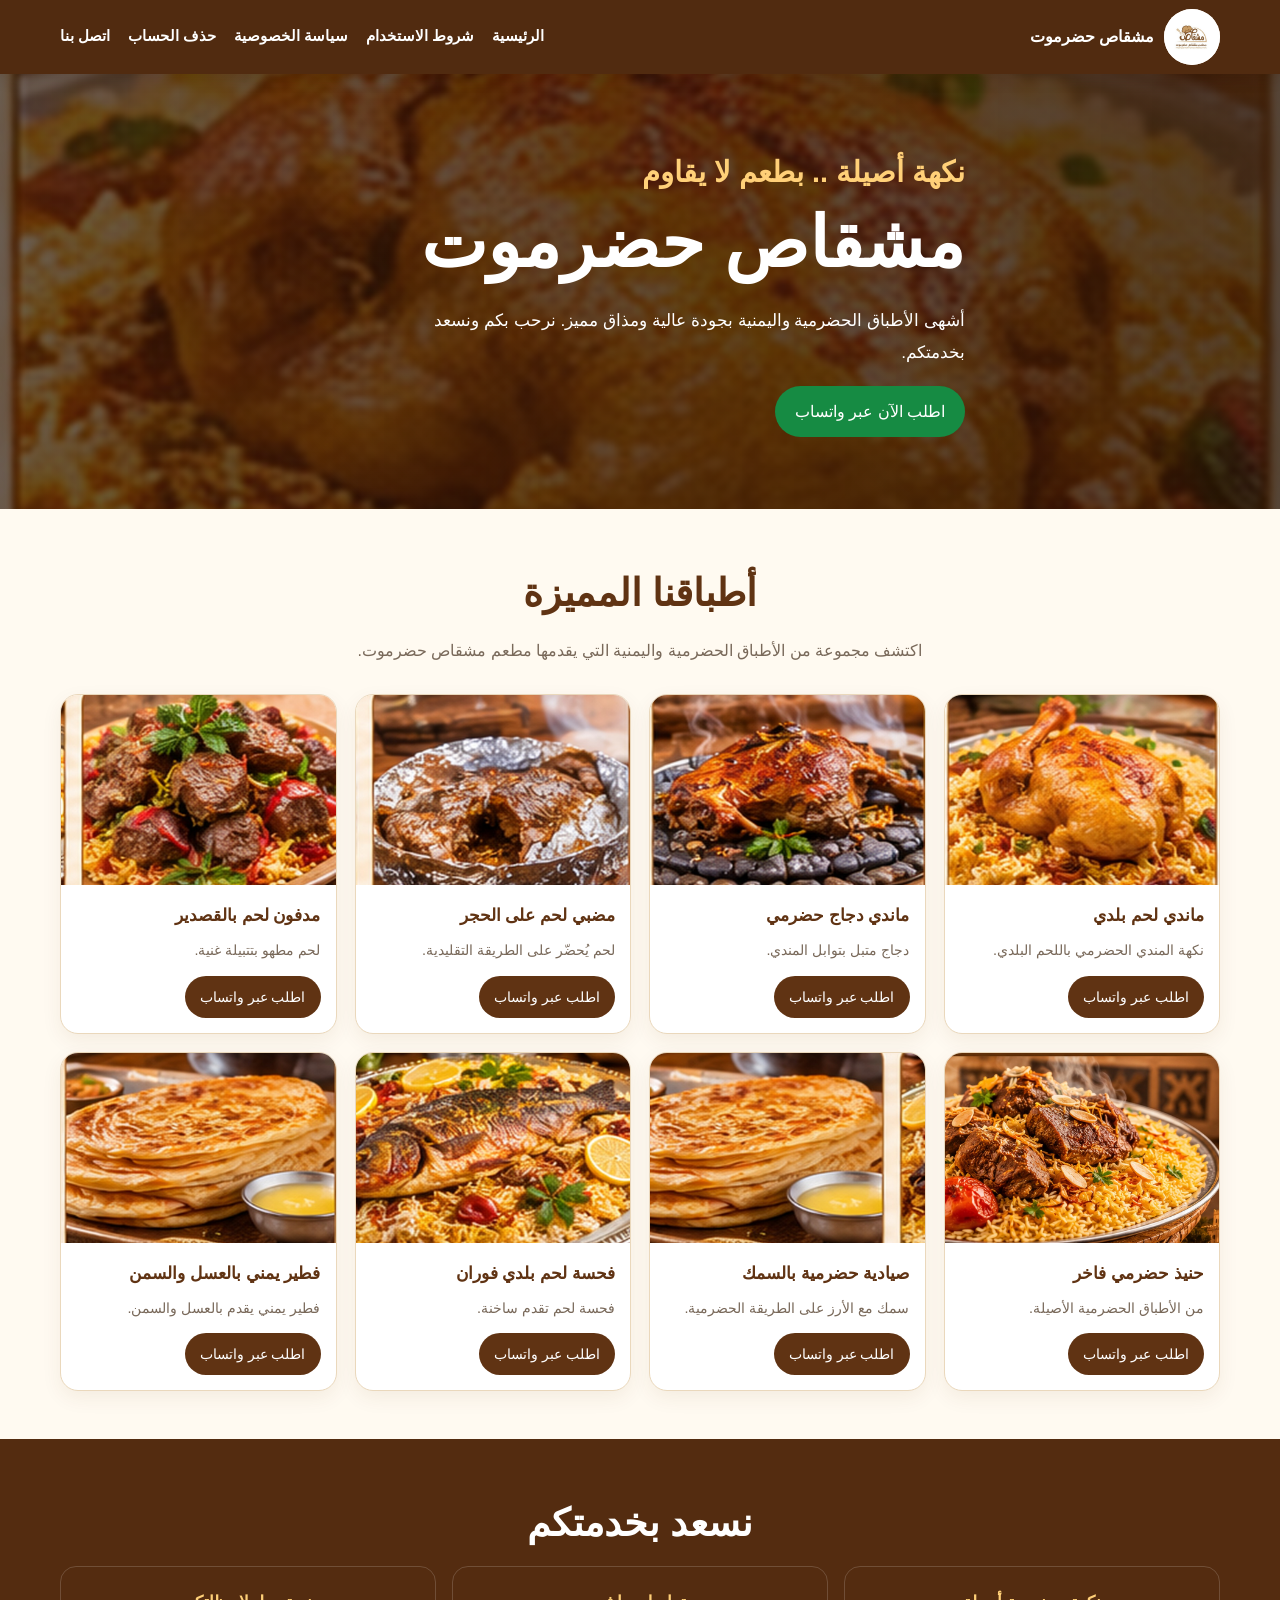
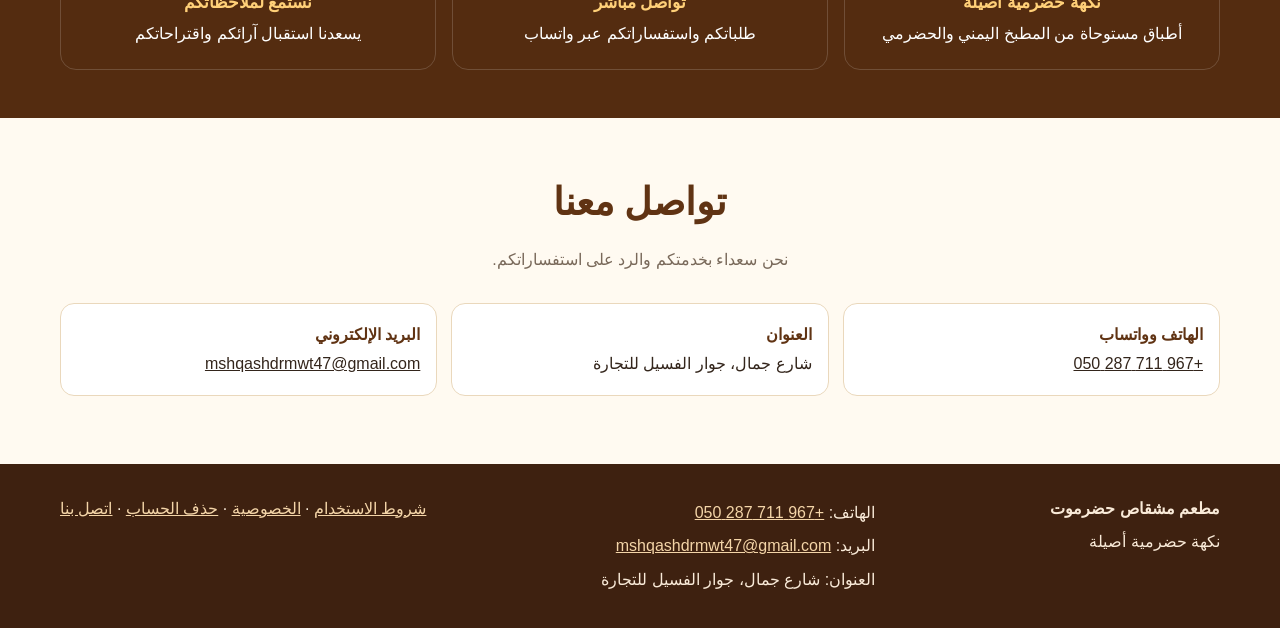
<file: index.html>
<!doctype html><html lang="ar" dir="rtl"><head><meta charset="utf-8"><meta name="viewport" content="width=device-width, initial-scale=1"><meta name="theme-color" content="#603313"><meta name="description" content="مطعم مشقاص حضرموت - أطباق حضرمية ويمنية أصيلة"><title>مشقاص حضرموت | الصفحة الرئيسية</title><link rel="stylesheet" href="style.css"></head><body><header class="top"><div class="wrap nav">
<a class="brand" href="index.html"><img src="assets/logo.jpg" alt="شعار مشقاص حضرموت"><span>مشقاص حضرموت</span></a>
<nav class="links" aria-label="القائمة الرئيسية"><a href="index.html">الرئيسية</a><a href="terms.html">شروط الاستخدام</a><a href="privacy.html">سياسة الخصوصية</a><a href="delete%20account.html">حذف الحساب</a><a href="contact.html">اتصل بنا</a></nav>
</div></header>
<main><section class="hero"><div class="wrap hero-inner"><div class="tag">نكهة أصيلة .. بطعم لا يقاوم</div><h1>مشقاص حضرموت</h1><p>أشهى الأطباق الحضرمية واليمنية بجودة عالية ومذاق مميز. نرحب بكم ونسعد بخدمتكم.</p><a class="btn" href="https://wa.me/967711287050" target="_blank" rel="noopener">اطلب الآن عبر واتساب</a></div></section>
<section id="menu"><div class="wrap"><h2 class="section-title">أطباقنا المميزة</h2><p class="sub">اكتشف مجموعة من الأطباق الحضرمية واليمنية التي يقدمها مطعم مشقاص حضرموت.</p><div class="grid"><article class="dish"><img src="assets/mandi-lamb.jpg" alt="ماندي لحم بلدي" loading="lazy"><div class="dish-content"><h3>ماندي لحم بلدي</h3><p>نكهة المندي الحضرمي باللحم البلدي.</p><a class="btn brown" href="https://wa.me/967711287050?text=%D8%A7%D9%84%D8%B3%D9%84%D8%A7%D9%85%20%D8%B9%D9%84%D9%8A%D9%83%D9%85%D8%8C%20%D8%A3%D8%B1%D9%8A%D8%AF%20%D8%B7%D9%84%D8%A8%3A%20%D9%85%D8%A7%D9%86%D8%AF%D9%8A%20%D9%84%D8%AD%D9%85%20%D8%A8%D9%84%D8%AF%D9%8A" target="_blank" rel="noopener">اطلب عبر واتساب</a></div></article>
<article class="dish"><img src="assets/mandi-chicken.jpg" alt="ماندي دجاج حضرمي" loading="lazy"><div class="dish-content"><h3>ماندي دجاج حضرمي</h3><p>دجاج متبل بتوابل المندي.</p><a class="btn brown" href="https://wa.me/967711287050?text=%D8%A7%D9%84%D8%B3%D9%84%D8%A7%D9%85%20%D8%B9%D9%84%D9%8A%D9%83%D9%85%D8%8C%20%D8%A3%D8%B1%D9%8A%D8%AF%20%D8%B7%D9%84%D8%A8%3A%20%D9%85%D8%A7%D9%86%D8%AF%D9%8A%20%D8%AF%D8%AC%D8%A7%D8%AC%20%D8%AD%D8%B6%D8%B1%D9%85%D9%8A" target="_blank" rel="noopener">اطلب عبر واتساب</a></div></article>
<article class="dish"><img src="assets/madhbi-lamb.jpg" alt="مضبي لحم على الحجر" loading="lazy"><div class="dish-content"><h3>مضبي لحم على الحجر</h3><p>لحم يُحضّر على الطريقة التقليدية.</p><a class="btn brown" href="https://wa.me/967711287050?text=%D8%A7%D9%84%D8%B3%D9%84%D8%A7%D9%85%20%D8%B9%D9%84%D9%8A%D9%83%D9%85%D8%8C%20%D8%A3%D8%B1%D9%8A%D8%AF%20%D8%B7%D9%84%D8%A8%3A%20%D9%85%D8%B6%D8%A8%D9%8A%20%D9%84%D8%AD%D9%85%20%D8%B9%D9%84%D9%89%20%D8%A7%D9%84%D8%AD%D8%AC%D8%B1" target="_blank" rel="noopener">اطلب عبر واتساب</a></div></article>
<article class="dish"><img src="assets/madfoon-lamb.jpg" alt="مدفون لحم بالقصدير" loading="lazy"><div class="dish-content"><h3>مدفون لحم بالقصدير</h3><p>لحم مطهو بتتبيلة غنية.</p><a class="btn brown" href="https://wa.me/967711287050?text=%D8%A7%D9%84%D8%B3%D9%84%D8%A7%D9%85%20%D8%B9%D9%84%D9%8A%D9%83%D9%85%D8%8C%20%D8%A3%D8%B1%D9%8A%D8%AF%20%D8%B7%D9%84%D8%A8%3A%20%D9%85%D8%AF%D9%81%D9%88%D9%86%20%D9%84%D8%AD%D9%85%20%D8%A8%D8%A7%D9%84%D9%82%D8%B5%D8%AF%D9%8A%D8%B1" target="_blank" rel="noopener">اطلب عبر واتساب</a></div></article>
<article class="dish"><img src="assets/haneeth-hadhrami.jpg" alt="حنيذ حضرمي فاخر" loading="lazy"><div class="dish-content"><h3>حنيذ حضرمي فاخر</h3><p>من الأطباق الحضرمية الأصيلة.</p><a class="btn brown" href="https://wa.me/967711287050?text=%D8%A7%D9%84%D8%B3%D9%84%D8%A7%D9%85%20%D8%B9%D9%84%D9%8A%D9%83%D9%85%D8%8C%20%D8%A3%D8%B1%D9%8A%D8%AF%20%D8%B7%D9%84%D8%A8%3A%20%D8%AD%D9%86%D9%8A%D8%B0%20%D8%AD%D8%B6%D8%B1%D9%85%D9%8A%20%D9%81%D8%A7%D8%AE%D8%B1" target="_blank" rel="noopener">اطلب عبر واتساب</a></div></article>
<article class="dish"><img src="assets/sayadiyah-fish.jpg" alt="صيادية حضرمية بالسمك" loading="lazy"><div class="dish-content"><h3>صيادية حضرمية بالسمك</h3><p>سمك مع الأرز على الطريقة الحضرمية.</p><a class="btn brown" href="https://wa.me/967711287050?text=%D8%A7%D9%84%D8%B3%D9%84%D8%A7%D9%85%20%D8%B9%D9%84%D9%8A%D9%83%D9%85%D8%8C%20%D8%A3%D8%B1%D9%8A%D8%AF%20%D8%B7%D9%84%D8%A8%3A%20%D8%B5%D9%8A%D8%A7%D8%AF%D9%8A%D8%A9%20%D8%AD%D8%B6%D8%B1%D9%85%D9%8A%D8%A9%20%D8%A8%D8%A7%D9%84%D8%B3%D9%85%D9%83" target="_blank" rel="noopener">اطلب عبر واتساب</a></div></article>
<article class="dish"><img src="assets/fahsa-lamb.jpg" alt="فحسة لحم بلدي فوران" loading="lazy"><div class="dish-content"><h3>فحسة لحم بلدي فوران</h3><p>فحسة لحم تقدم ساخنة.</p><a class="btn brown" href="https://wa.me/967711287050?text=%D8%A7%D9%84%D8%B3%D9%84%D8%A7%D9%85%20%D8%B9%D9%84%D9%8A%D9%83%D9%85%D8%8C%20%D8%A3%D8%B1%D9%8A%D8%AF%20%D8%B7%D9%84%D8%A8%3A%20%D9%81%D8%AD%D8%B3%D8%A9%20%D9%84%D8%AD%D9%85%20%D8%A8%D9%84%D8%AF%D9%8A%20%D9%81%D9%88%D8%B1%D8%A7%D9%86" target="_blank" rel="noopener">اطلب عبر واتساب</a></div></article>
<article class="dish"><img src="assets/yemeni-fateer.jpg" alt="فطير يمني بالعسل والسمن" loading="lazy"><div class="dish-content"><h3>فطير يمني بالعسل والسمن</h3><p>فطير يمني يقدم بالعسل والسمن.</p><a class="btn brown" href="https://wa.me/967711287050?text=%D8%A7%D9%84%D8%B3%D9%84%D8%A7%D9%85%20%D8%B9%D9%84%D9%8A%D9%83%D9%85%D8%8C%20%D8%A3%D8%B1%D9%8A%D8%AF%20%D8%B7%D9%84%D8%A8%3A%20%D9%81%D8%B7%D9%8A%D8%B1%20%D9%8A%D9%85%D9%86%D9%8A%20%D8%A8%D8%A7%D9%84%D8%B9%D8%B3%D9%84%20%D9%88%D8%A7%D9%84%D8%B3%D9%85%D9%86" target="_blank" rel="noopener">اطلب عبر واتساب</a></div></article>
</div></div></section>
<section class="benefits"><div class="wrap"><h2 class="section-title" style="color:#fff">نسعد بخدمتكم</h2><div class="benefit-grid"><div class="benefit"><b>نكهة حضرمية أصيلة</b>أطباق مستوحاة من المطبخ اليمني والحضرمي</div><div class="benefit"><b>تواصل مباشر</b>طلباتكم واستفساراتكم عبر واتساب</div><div class="benefit"><b>نستمع لملاحظاتكم</b>يسعدنا استقبال آرائكم واقتراحاتكم</div></div></div></section>
<section><div class="wrap"><h2 class="section-title">تواصل معنا</h2><p class="sub">نحن سعداء بخدمتكم والرد على استفساراتكم.</p><div class="info-grid"><div class="info-item"><b>الهاتف وواتساب</b><a href="https://wa.me/967711287050">+967 711 287 050</a></div><div class="info-item"><b>العنوان</b>شارع جمال، جوار الفسيل للتجارة</div><div class="info-item"><b>البريد الإلكتروني</b><a href="mailto:mshqashdrmwt47@gmail.com">mshqashdrmwt47@gmail.com</a></div></div></div></section></main>
<footer><div class="wrap foot"><div><strong>مطعم مشقاص حضرموت</strong><p>نكهة حضرمية أصيلة</p></div><div><p>الهاتف: <a href="tel:+967711287050">+967 711 287 050</a></p><p>البريد: <a href="mailto:mshqashdrmwt47@gmail.com">mshqashdrmwt47@gmail.com</a></p><p>العنوان: شارع جمال، جوار الفسيل للتجارة</p></div><div><a href="terms.html">شروط الاستخدام</a> · <a href="privacy.html">الخصوصية</a> · <a href="delete%20account.html">حذف الحساب</a> · <a href="contact.html">اتصل بنا</a></div></div></footer></body></html>
</file>
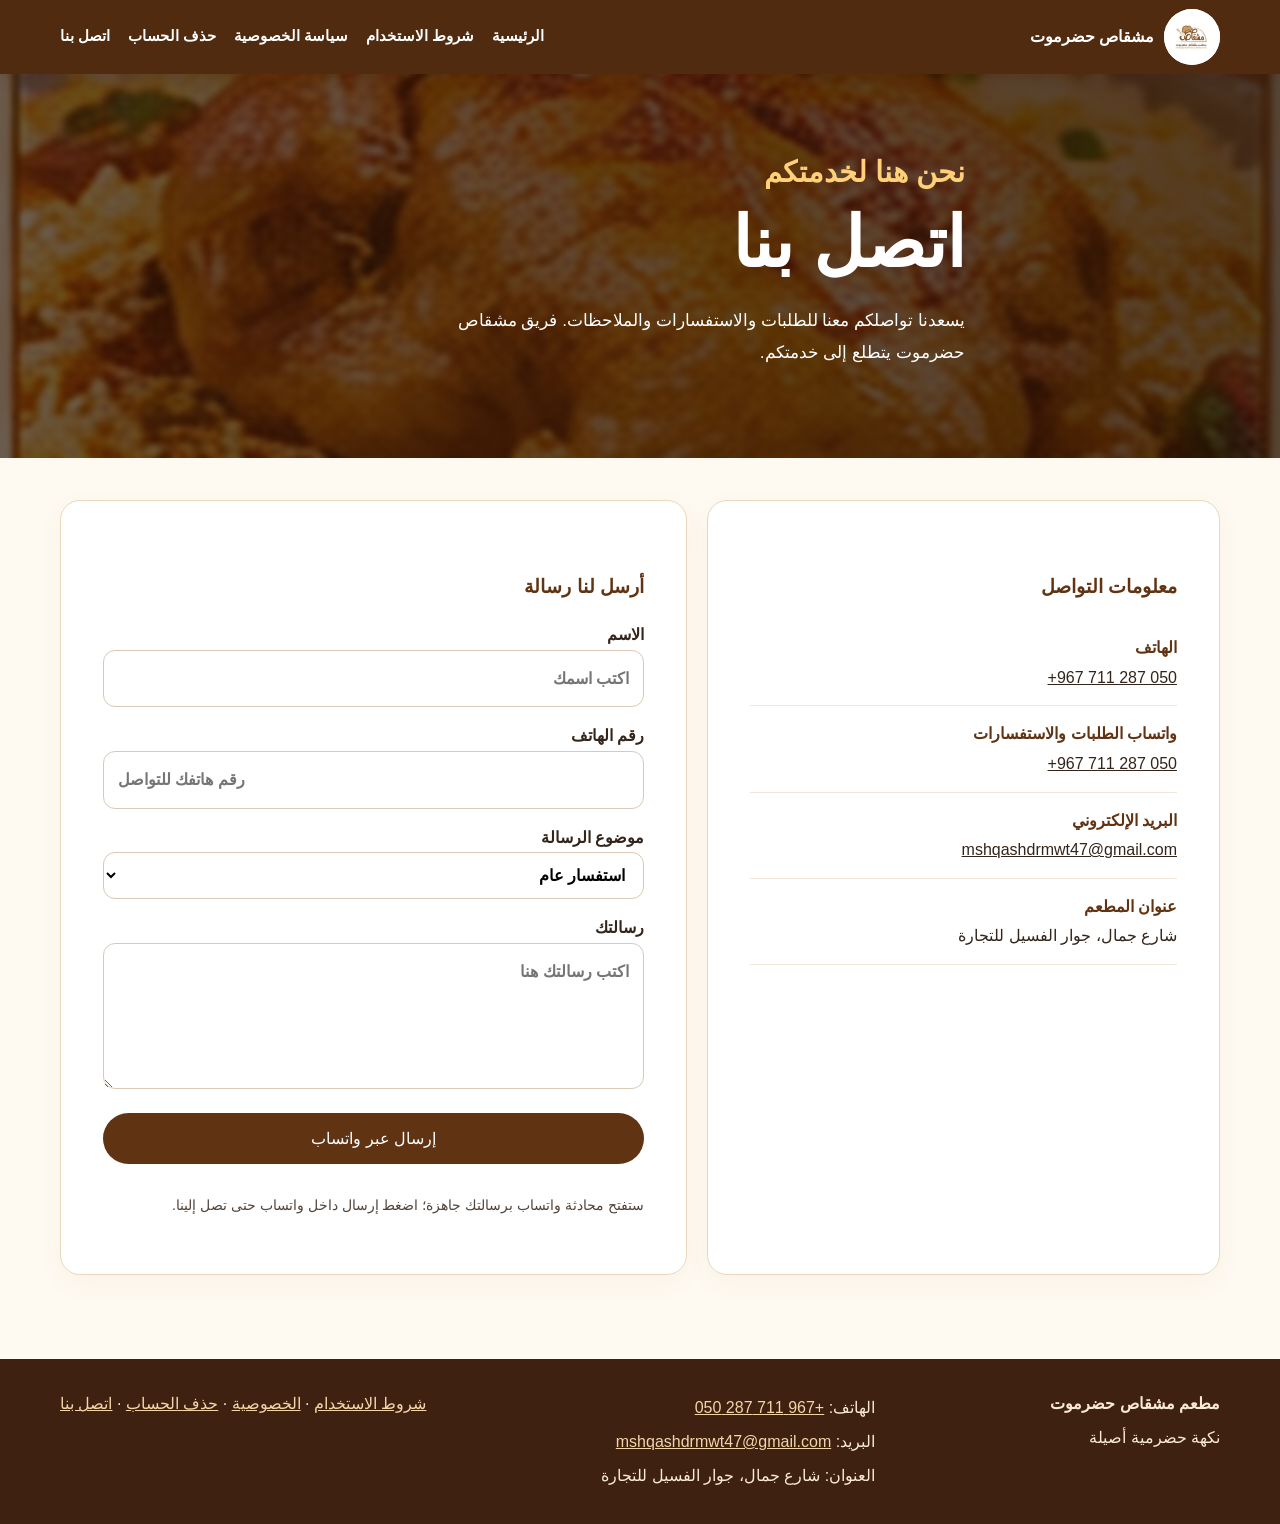
<file: contact.html>
<!doctype html><html lang="ar" dir="rtl"><head><meta charset="utf-8"><meta name="viewport" content="width=device-width, initial-scale=1"><meta name="theme-color" content="#603313"><meta name="description" content="مطعم مشقاص حضرموت - أطباق حضرمية ويمنية أصيلة"><title>اتصل بنا | مشقاص حضرموت</title><link rel="stylesheet" href="style.css"></head><body><header class="top"><div class="wrap nav">
<a class="brand" href="index.html"><img src="assets/logo.jpg" alt="شعار مشقاص حضرموت"><span>مشقاص حضرموت</span></a>
<nav class="links" aria-label="القائمة الرئيسية"><a href="index.html">الرئيسية</a><a href="terms.html">شروط الاستخدام</a><a href="privacy.html">سياسة الخصوصية</a><a href="delete%20account.html">حذف الحساب</a><a href="contact.html">اتصل بنا</a></nav>
</div></header>
<main><section class="hero"><div class="wrap hero-inner"><div class="tag">نحن هنا لخدمتكم</div><h1>اتصل بنا</h1><p>يسعدنا تواصلكم معنا للطلبات والاستفسارات والملاحظات. فريق مشقاص حضرموت يتطلع إلى خدمتكم.</p></div></section>
<section class="page"><div class="wrap contact-grid">
<div class="paper"><h2>معلومات التواصل</h2>
<div class="contact-line"><b>الهاتف</b><a href="tel:+967711287050">+967 711 287 050</a></div>
<div class="contact-line"><b>واتساب الطلبات والاستفسارات</b><a href="https://wa.me/967711287050">+967 711 287 050</a></div>
<div class="contact-line"><b>البريد الإلكتروني</b><a href="mailto:mshqashdrmwt47@gmail.com">mshqashdrmwt47@gmail.com</a></div>
<div class="contact-line"><b>عنوان المطعم</b>شارع جمال، جوار الفسيل للتجارة</div>
</div>
<div class="paper"><h2>أرسل لنا رسالة</h2><form id="contactForm">
<label>الاسم<input id="name" required maxlength="100" placeholder="اكتب اسمك"></label>
<label>رقم الهاتف<input id="phone" type="tel" required placeholder="رقم هاتفك للتواصل"></label>
<label>موضوع الرسالة<select id="topic"><option>استفسار عام</option><option>طلب طعام</option><option>ملاحظة أو اقتراح</option><option>شكوى</option><option>موضوع آخر</option></select></label>
<label>رسالتك<textarea id="message" rows="4" required maxlength="2000" placeholder="اكتب رسالتك هنا"></textarea></label>
<button class="btn brown" type="submit">إرسال عبر واتساب</button><p class="small">ستفتح محادثة واتساب برسالتك جاهزة؛ اضغط إرسال داخل واتساب حتى تصل إلينا.</p>
</form><div id="contactStatus" class="status" role="status"></div></div>
</div></section></main>
<script>
document.getElementById('contactForm').addEventListener('submit',function(e){e.preventDefault();
const text=['رسالة إلى مطعم مشقاص حضرموت','الاسم: '+document.getElementById('name').value.trim(),'الهاتف: '+document.getElementById('phone').value.trim(),'الموضوع: '+document.getElementById('topic').value,'الرسالة: '+document.getElementById('message').value.trim()].join('\n');
document.getElementById('contactStatus').style.display='block';document.getElementById('contactStatus').textContent='أكمل إرسال الرسالة من خلال واتساب حتى تصل إلى فريق المطعم.';
window.open('https://wa.me/967711287050?text='+encodeURIComponent(text),'_blank','noopener');});
</script>
<footer><div class="wrap foot"><div><strong>مطعم مشقاص حضرموت</strong><p>نكهة حضرمية أصيلة</p></div><div><p>الهاتف: <a href="tel:+967711287050">+967 711 287 050</a></p><p>البريد: <a href="mailto:mshqashdrmwt47@gmail.com">mshqashdrmwt47@gmail.com</a></p><p>العنوان: شارع جمال، جوار الفسيل للتجارة</p></div><div><a href="terms.html">شروط الاستخدام</a> · <a href="privacy.html">الخصوصية</a> · <a href="delete%20account.html">حذف الحساب</a> · <a href="contact.html">اتصل بنا</a></div></div></footer></body></html>
</file>
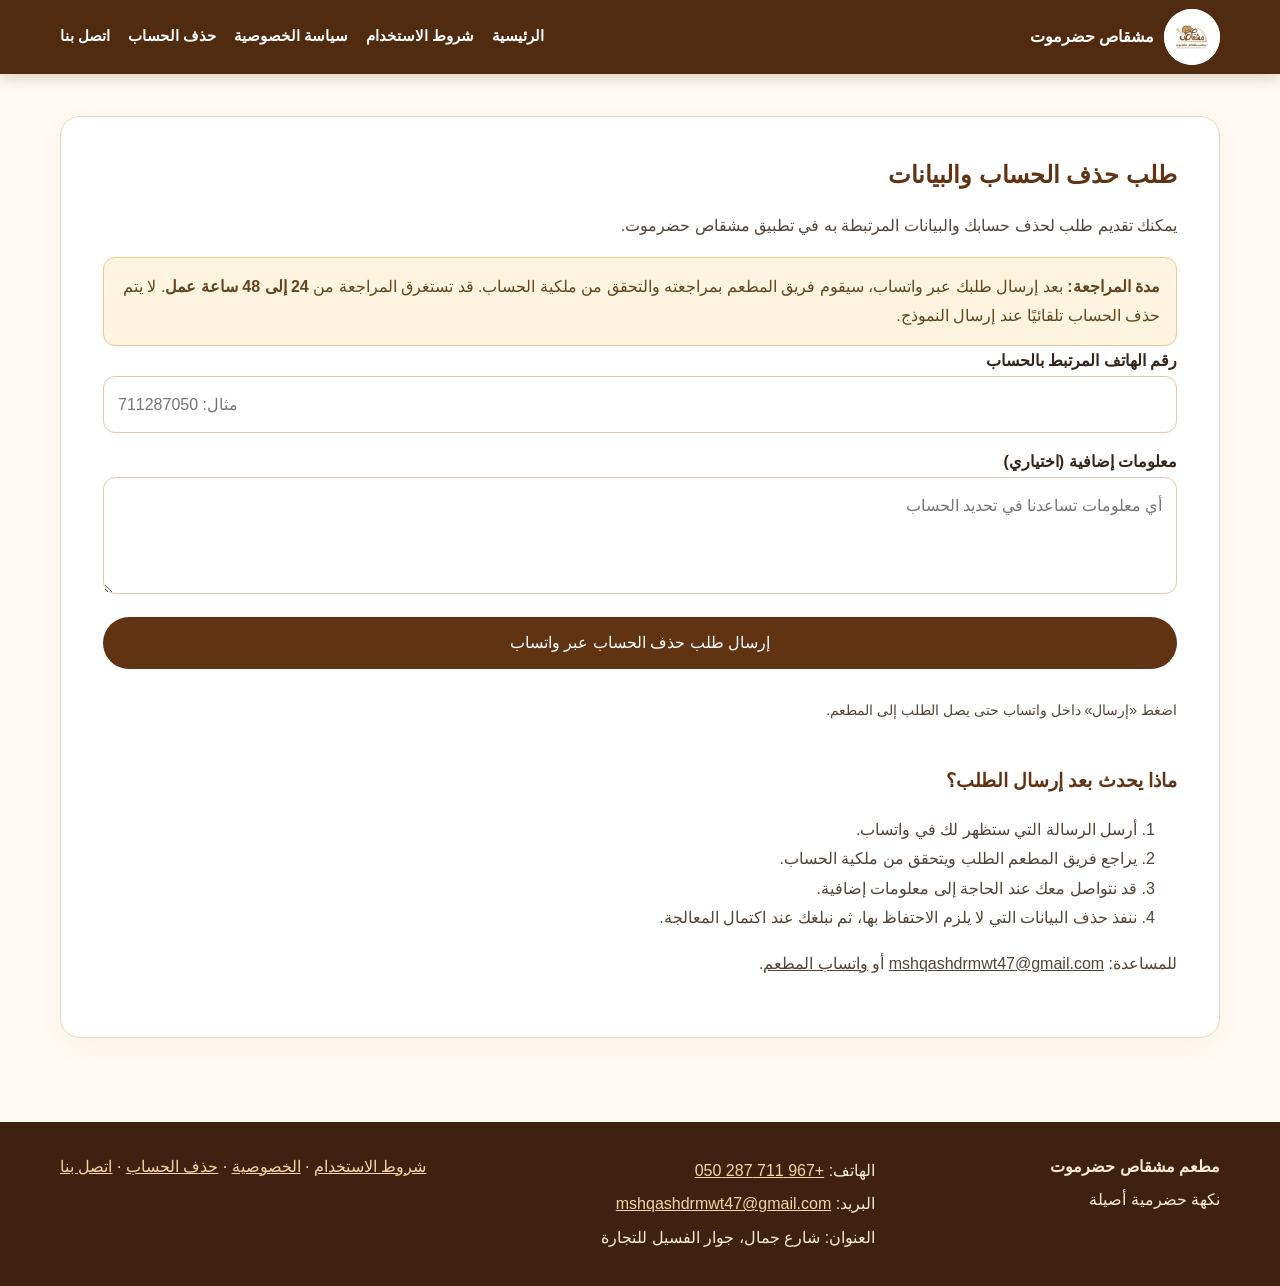
<file: delete account.html>
<!doctype html><html lang="ar" dir="rtl"><head><meta charset="utf-8"><meta name="viewport" content="width=device-width, initial-scale=1"><meta name="theme-color" content="#603313"><meta name="description" content="مطعم مشقاص حضرموت - أطباق حضرمية ويمنية أصيلة"><title>طلب حذف الحساب | مشقاص حضرموت</title><link rel="stylesheet" href="style.css"></head><body><header class="top"><div class="wrap nav">
<a class="brand" href="index.html"><img src="assets/logo.jpg" alt="شعار مشقاص حضرموت"><span>مشقاص حضرموت</span></a>
<nav class="links" aria-label="القائمة الرئيسية"><a href="index.html">الرئيسية</a><a href="terms.html">شروط الاستخدام</a><a href="privacy.html">سياسة الخصوصية</a><a href="delete%20account.html">حذف الحساب</a><a href="contact.html">اتصل بنا</a></nav>
</div></header>
<main class="page"><article class="wrap paper"><h1>طلب حذف الحساب والبيانات</h1>
<p>يمكنك تقديم طلب لحذف حسابك والبيانات المرتبطة به في تطبيق مشقاص حضرموت.</p>
<div class="notice"><strong>مدة المراجعة:</strong> بعد إرسال طلبك عبر واتساب، سيقوم فريق المطعم بمراجعته والتحقق من ملكية الحساب. قد تستغرق المراجعة من <strong>24 إلى 48 ساعة عمل</strong>. لا يتم حذف الحساب تلقائيًا عند إرسال النموذج.</div>
<form id="deleteForm"><div><label for="phone">رقم الهاتف المرتبط بالحساب</label><input id="phone" type="tel" inputmode="tel" autocomplete="tel" placeholder="مثال: 711287050" required minlength="7"></div>
<div><label for="details">معلومات إضافية (اختياري)</label><textarea id="details" rows="3" placeholder="أي معلومات تساعدنا في تحديد الحساب"></textarea></div>
<button class="btn brown" type="submit">إرسال طلب حذف الحساب عبر واتساب</button><p class="small">اضغط «إرسال» داخل واتساب حتى يصل الطلب إلى المطعم.</p></form>
<div id="status" class="status" role="status" aria-live="polite"></div>
<h2>ماذا يحدث بعد إرسال الطلب؟</h2><ol><li>أرسل الرسالة التي ستظهر لك في واتساب.</li><li>يراجع فريق المطعم الطلب ويتحقق من ملكية الحساب.</li><li>قد نتواصل معك عند الحاجة إلى معلومات إضافية.</li><li>ننفذ حذف البيانات التي لا يلزم الاحتفاظ بها، ثم نبلغك عند اكتمال المعالجة.</li></ol>
<p>للمساعدة: <a href="mailto:mshqashdrmwt47@gmail.com">mshqashdrmwt47@gmail.com</a> أو <a href="https://wa.me/967711287050">واتساب المطعم</a>.</article></main>
<script>
document.getElementById('deleteForm').addEventListener('submit',function(e){e.preventDefault();
const phone=document.getElementById('phone').value.trim(), details=document.getElementById('details').value.trim();
const message=['طلب حذف حساب - تطبيق مشقاص حضرموت','أرغب في حذف حسابي والبيانات المرتبطة به.','رقم الهاتف: '+phone,'معلومات إضافية: '+(details||'لا يوجد'),'أرجو مراجعة طلبي والتواصل معي للتحقق.'].join('\n');
const status=document.getElementById('status');status.style.display='block';status.textContent='تم تجهيز طلبك. أرسله داخل واتساب ليصل إلى المطعم. بعد وصوله سيكون تحت المراجعة لمدة قد تصل إلى 24–48 ساعة عمل.';
window.open('https://wa.me/967711287050?text='+encodeURIComponent(message),'_blank','noopener');});
</script>
<footer><div class="wrap foot"><div><strong>مطعم مشقاص حضرموت</strong><p>نكهة حضرمية أصيلة</p></div><div><p>الهاتف: <a href="tel:+967711287050">+967 711 287 050</a></p><p>البريد: <a href="mailto:mshqashdrmwt47@gmail.com">mshqashdrmwt47@gmail.com</a></p><p>العنوان: شارع جمال، جوار الفسيل للتجارة</p></div><div><a href="terms.html">شروط الاستخدام</a> · <a href="privacy.html">الخصوصية</a> · <a href="delete%20account.html">حذف الحساب</a> · <a href="contact.html">اتصل بنا</a></div></div></footer></body></html>
</file>
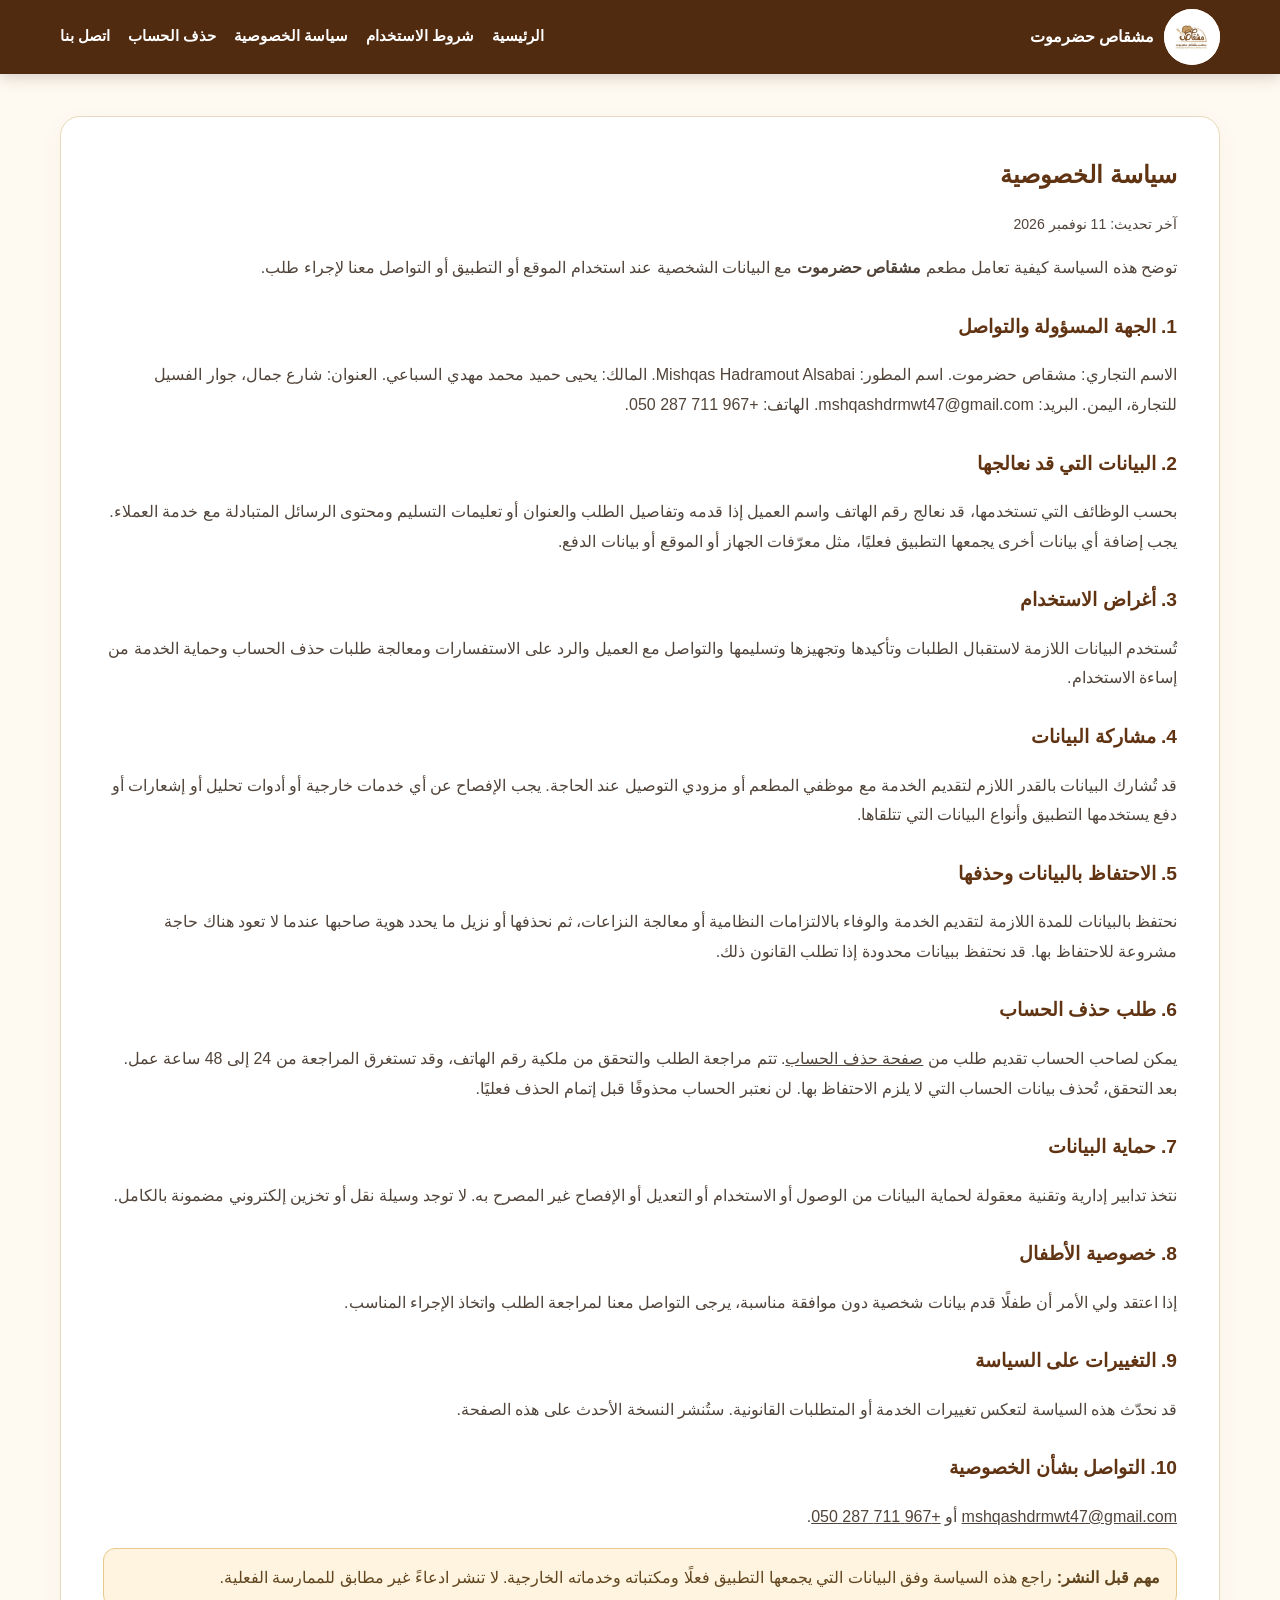
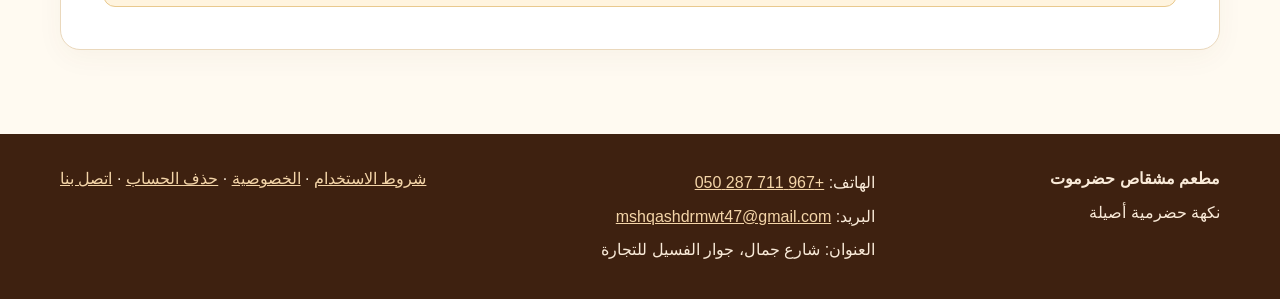
<file: privacy.html>
<!doctype html><html lang="ar" dir="rtl"><head><meta charset="utf-8"><meta name="viewport" content="width=device-width, initial-scale=1"><meta name="theme-color" content="#603313"><meta name="description" content="مطعم مشقاص حضرموت - أطباق حضرمية ويمنية أصيلة"><title>سياسة الخصوصية | مشقاص حضرموت</title><link rel="stylesheet" href="style.css"></head><body><header class="top"><div class="wrap nav">
<a class="brand" href="index.html"><img src="assets/logo.jpg" alt="شعار مشقاص حضرموت"><span>مشقاص حضرموت</span></a>
<nav class="links" aria-label="القائمة الرئيسية"><a href="index.html">الرئيسية</a><a href="terms.html">شروط الاستخدام</a><a href="privacy.html">سياسة الخصوصية</a><a href="delete%20account.html">حذف الحساب</a><a href="contact.html">اتصل بنا</a></nav>
</div></header>
<main class="page"><article class="wrap paper"><h1>سياسة الخصوصية</h1><p class="small">آخر تحديث: 11 نوفمبر 2026</p>
<p>توضح هذه السياسة كيفية تعامل مطعم <strong>مشقاص حضرموت</strong> مع البيانات الشخصية عند استخدام الموقع أو التطبيق أو التواصل معنا لإجراء طلب.</p>
<h2>1. الجهة المسؤولة والتواصل</h2><p>الاسم التجاري: مشقاص حضرموت. اسم المطور: Mishqas Hadramout Alsabai. المالك: يحيى حميد محمد مهدي السباعي. العنوان: شارع جمال، جوار الفسيل للتجارة، اليمن. البريد: mshqashdrmwt47@gmail.com. الهاتف: +967 711 287 050.</p>
<h2>2. البيانات التي قد نعالجها</h2><p>بحسب الوظائف التي تستخدمها، قد نعالج رقم الهاتف واسم العميل إذا قدمه وتفاصيل الطلب والعنوان أو تعليمات التسليم ومحتوى الرسائل المتبادلة مع خدمة العملاء. يجب إضافة أي بيانات أخرى يجمعها التطبيق فعليًا، مثل معرّفات الجهاز أو الموقع أو بيانات الدفع.</p>
<h2>3. أغراض الاستخدام</h2><p>تُستخدم البيانات اللازمة لاستقبال الطلبات وتأكيدها وتجهيزها وتسليمها والتواصل مع العميل والرد على الاستفسارات ومعالجة طلبات حذف الحساب وحماية الخدمة من إساءة الاستخدام.</p>
<h2>4. مشاركة البيانات</h2><p>قد تُشارك البيانات بالقدر اللازم لتقديم الخدمة مع موظفي المطعم أو مزودي التوصيل عند الحاجة. يجب الإفصاح عن أي خدمات خارجية أو أدوات تحليل أو إشعارات أو دفع يستخدمها التطبيق وأنواع البيانات التي تتلقاها.</p>
<h2>5. الاحتفاظ بالبيانات وحذفها</h2><p>نحتفظ بالبيانات للمدة اللازمة لتقديم الخدمة والوفاء بالالتزامات النظامية أو معالجة النزاعات، ثم نحذفها أو نزيل ما يحدد هوية صاحبها عندما لا تعود هناك حاجة مشروعة للاحتفاظ بها. قد نحتفظ ببيانات محدودة إذا تطلب القانون ذلك.</p>
<h2>6. طلب حذف الحساب</h2><p>يمكن لصاحب الحساب تقديم طلب من <a href="delete%20account.html">صفحة حذف الحساب</a>. تتم مراجعة الطلب والتحقق من ملكية رقم الهاتف، وقد تستغرق المراجعة من 24 إلى 48 ساعة عمل. بعد التحقق، تُحذف بيانات الحساب التي لا يلزم الاحتفاظ بها. لن نعتبر الحساب محذوفًا قبل إتمام الحذف فعليًا.</p>
<h2>7. حماية البيانات</h2><p>نتخذ تدابير إدارية وتقنية معقولة لحماية البيانات من الوصول أو الاستخدام أو التعديل أو الإفصاح غير المصرح به. لا توجد وسيلة نقل أو تخزين إلكتروني مضمونة بالكامل.</p>
<h2>8. خصوصية الأطفال</h2><p>إذا اعتقد ولي الأمر أن طفلًا قدم بيانات شخصية دون موافقة مناسبة، يرجى التواصل معنا لمراجعة الطلب واتخاذ الإجراء المناسب.</p>
<h2>9. التغييرات على السياسة</h2><p>قد نحدّث هذه السياسة لتعكس تغييرات الخدمة أو المتطلبات القانونية. ستُنشر النسخة الأحدث على هذه الصفحة.</p>
<h2>10. التواصل بشأن الخصوصية</h2><p><a href="mailto:mshqashdrmwt47@gmail.com">mshqashdrmwt47@gmail.com</a> أو <a href="tel:+967711287050">+967 711 287 050</a>.</p>
<div class="notice"><strong>مهم قبل النشر:</strong> راجع هذه السياسة وفق البيانات التي يجمعها التطبيق فعلًا ومكتباته وخدماته الخارجية. لا تنشر ادعاءً غير مطابق للممارسة الفعلية.</div></article></main>
<footer><div class="wrap foot"><div><strong>مطعم مشقاص حضرموت</strong><p>نكهة حضرمية أصيلة</p></div><div><p>الهاتف: <a href="tel:+967711287050">+967 711 287 050</a></p><p>البريد: <a href="mailto:mshqashdrmwt47@gmail.com">mshqashdrmwt47@gmail.com</a></p><p>العنوان: شارع جمال، جوار الفسيل للتجارة</p></div><div><a href="terms.html">شروط الاستخدام</a> · <a href="privacy.html">الخصوصية</a> · <a href="delete%20account.html">حذف الحساب</a> · <a href="contact.html">اتصل بنا</a></div></div></footer></body></html>
</file>
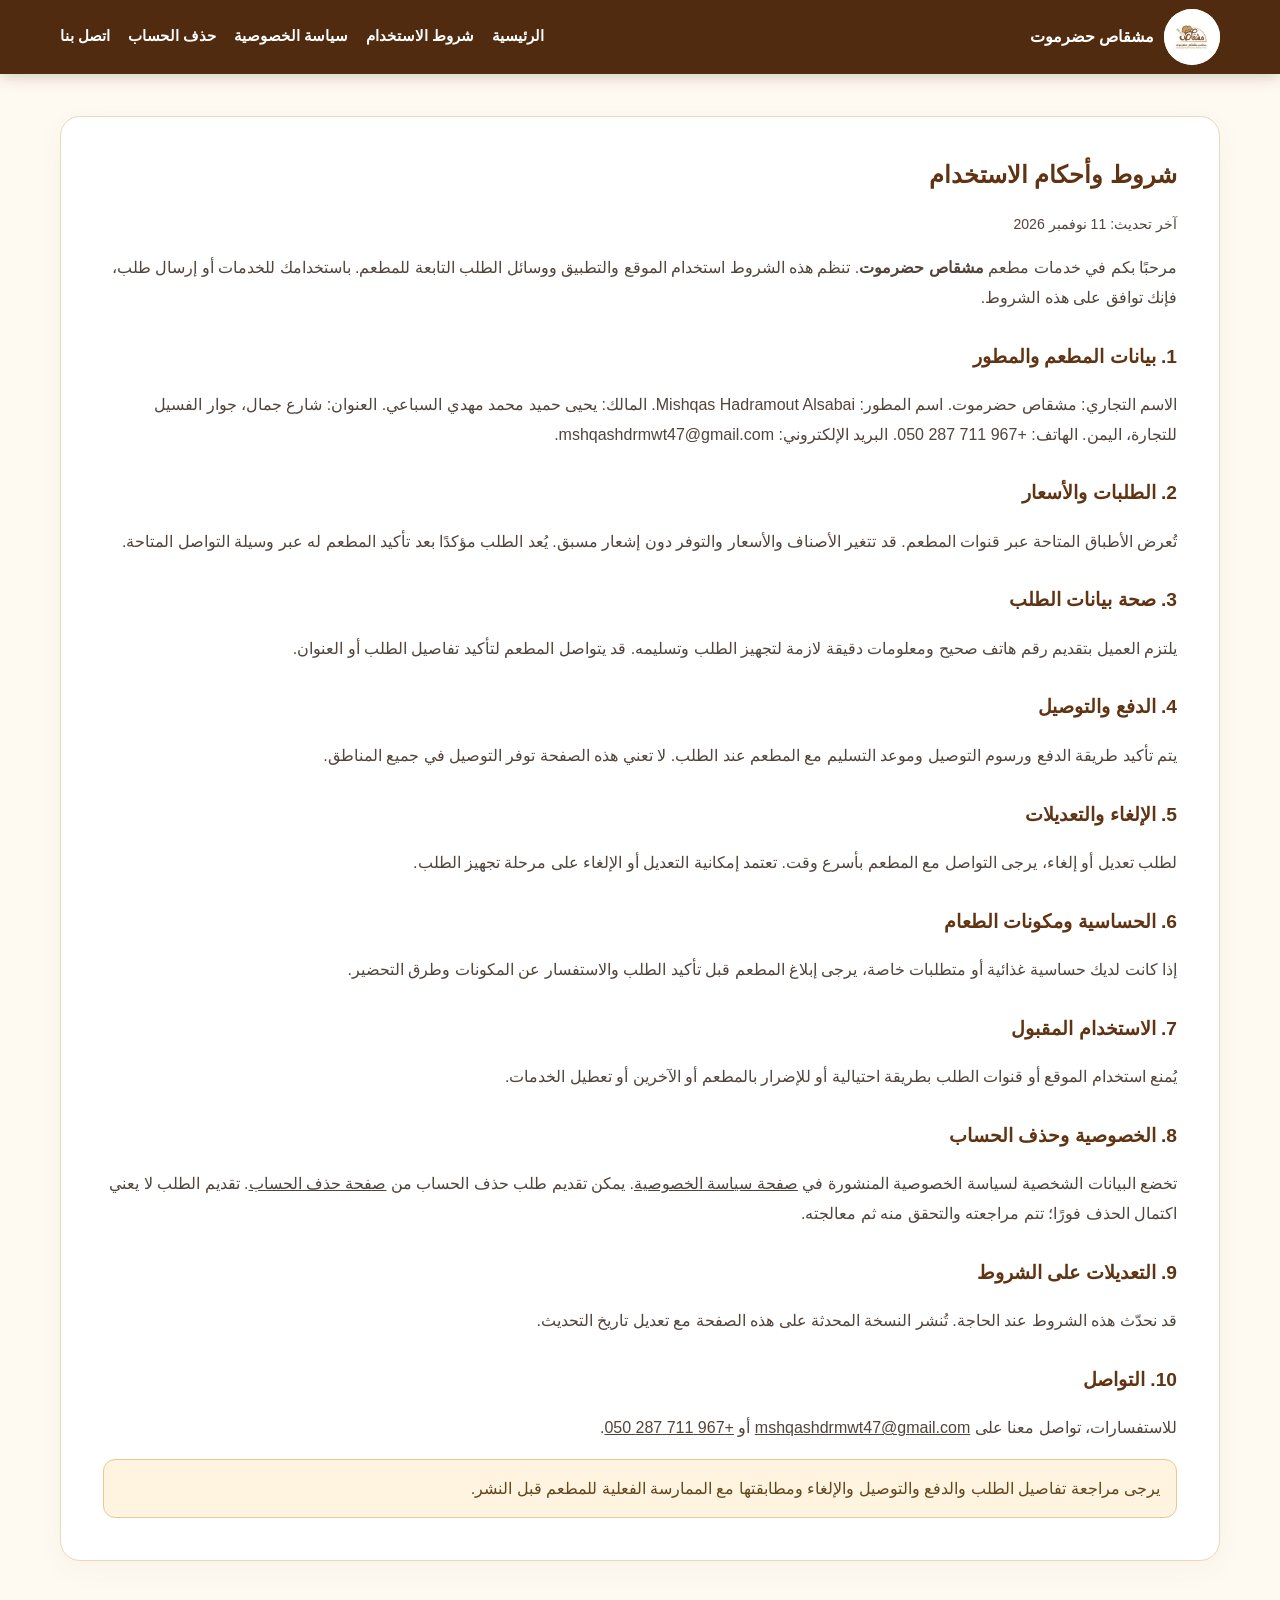
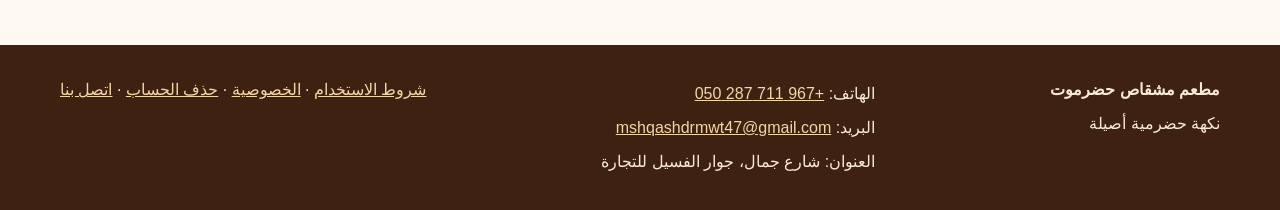
<file: terms.html>
<!doctype html><html lang="ar" dir="rtl"><head><meta charset="utf-8"><meta name="viewport" content="width=device-width, initial-scale=1"><meta name="theme-color" content="#603313"><meta name="description" content="مطعم مشقاص حضرموت - أطباق حضرمية ويمنية أصيلة"><title>شروط الاستخدام | مشقاص حضرموت</title><link rel="stylesheet" href="style.css"></head><body><header class="top"><div class="wrap nav">
<a class="brand" href="index.html"><img src="assets/logo.jpg" alt="شعار مشقاص حضرموت"><span>مشقاص حضرموت</span></a>
<nav class="links" aria-label="القائمة الرئيسية"><a href="index.html">الرئيسية</a><a href="terms.html">شروط الاستخدام</a><a href="privacy.html">سياسة الخصوصية</a><a href="delete%20account.html">حذف الحساب</a><a href="contact.html">اتصل بنا</a></nav>
</div></header>
<main class="page"><article class="wrap paper"><h1>شروط وأحكام الاستخدام</h1><p class="small">آخر تحديث: 11 نوفمبر 2026</p>
<p>مرحبًا بكم في خدمات مطعم <strong>مشقاص حضرموت</strong>. تنظم هذه الشروط استخدام الموقع والتطبيق ووسائل الطلب التابعة للمطعم. باستخدامك للخدمات أو إرسال طلب، فإنك توافق على هذه الشروط.</p>
<h2>1. بيانات المطعم والمطور</h2><p>الاسم التجاري: مشقاص حضرموت. اسم المطور: Mishqas Hadramout Alsabai. المالك: يحيى حميد محمد مهدي السباعي. العنوان: شارع جمال، جوار الفسيل للتجارة، اليمن. الهاتف: +967 711 287 050. البريد الإلكتروني: mshqashdrmwt47@gmail.com.</p>
<h2>2. الطلبات والأسعار</h2><p>تُعرض الأطباق المتاحة عبر قنوات المطعم. قد تتغير الأصناف والأسعار والتوفر دون إشعار مسبق. يُعد الطلب مؤكدًا بعد تأكيد المطعم له عبر وسيلة التواصل المتاحة.</p>
<h2>3. صحة بيانات الطلب</h2><p>يلتزم العميل بتقديم رقم هاتف صحيح ومعلومات دقيقة لازمة لتجهيز الطلب وتسليمه. قد يتواصل المطعم لتأكيد تفاصيل الطلب أو العنوان.</p>
<h2>4. الدفع والتوصيل</h2><p>يتم تأكيد طريقة الدفع ورسوم التوصيل وموعد التسليم مع المطعم عند الطلب. لا تعني هذه الصفحة توفر التوصيل في جميع المناطق.</p>
<h2>5. الإلغاء والتعديلات</h2><p>لطلب تعديل أو إلغاء، يرجى التواصل مع المطعم بأسرع وقت. تعتمد إمكانية التعديل أو الإلغاء على مرحلة تجهيز الطلب.</p>
<h2>6. الحساسية ومكونات الطعام</h2><p>إذا كانت لديك حساسية غذائية أو متطلبات خاصة، يرجى إبلاغ المطعم قبل تأكيد الطلب والاستفسار عن المكونات وطرق التحضير.</p>
<h2>7. الاستخدام المقبول</h2><p>يُمنع استخدام الموقع أو قنوات الطلب بطريقة احتيالية أو للإضرار بالمطعم أو الآخرين أو تعطيل الخدمات.</p>
<h2>8. الخصوصية وحذف الحساب</h2><p>تخضع البيانات الشخصية لسياسة الخصوصية المنشورة في <a href="privacy.html">صفحة سياسة الخصوصية</a>. يمكن تقديم طلب حذف الحساب من <a href="delete%20account.html">صفحة حذف الحساب</a>. تقديم الطلب لا يعني اكتمال الحذف فورًا؛ تتم مراجعته والتحقق منه ثم معالجته.</p>
<h2>9. التعديلات على الشروط</h2><p>قد نحدّث هذه الشروط عند الحاجة. تُنشر النسخة المحدثة على هذه الصفحة مع تعديل تاريخ التحديث.</p>
<h2>10. التواصل</h2><p>للاستفسارات، تواصل معنا على <a href="mailto:mshqashdrmwt47@gmail.com">mshqashdrmwt47@gmail.com</a> أو <a href="tel:+967711287050">+967 711 287 050</a>.</p>
<div class="notice">يرجى مراجعة تفاصيل الطلب والدفع والتوصيل والإلغاء ومطابقتها مع الممارسة الفعلية للمطعم قبل النشر.</div></article></main>
<footer><div class="wrap foot"><div><strong>مطعم مشقاص حضرموت</strong><p>نكهة حضرمية أصيلة</p></div><div><p>الهاتف: <a href="tel:+967711287050">+967 711 287 050</a></p><p>البريد: <a href="mailto:mshqashdrmwt47@gmail.com">mshqashdrmwt47@gmail.com</a></p><p>العنوان: شارع جمال، جوار الفسيل للتجارة</p></div><div><a href="terms.html">شروط الاستخدام</a> · <a href="privacy.html">الخصوصية</a> · <a href="delete%20account.html">حذف الحساب</a> · <a href="contact.html">اتصل بنا</a></div></div></footer></body></html>
</file>
<file: style.css>
:root{--brown:#603313;--brown2:#7b451f;--gold:#d9a64d;--cream:#fff4df;--paper:#fffaf1;--ink:#33251b;--muted:#79695a;--line:#ead8bc;--green:#168b43}
*{box-sizing:border-box}html{scroll-behavior:smooth}body{margin:0;background:var(--paper);color:var(--ink);font-family:Tahoma,Arial,sans-serif;line-height:1.85}
a{color:inherit}.wrap{width:min(1160px,92%);margin:auto}.top{background:#512b10;color:#fff;position:sticky;top:0;z-index:20;box-shadow:0 3px 15px #32180533}
.nav{min-height:74px;display:flex;align-items:center;justify-content:space-between;gap:14px;flex-wrap:wrap}.brand{display:flex;align-items:center;gap:10px;color:#fff;text-decoration:none;font-weight:900}.brand img{width:56px;height:56px;object-fit:contain;background:#fff7e9;border-radius:50%}
.links{display:flex;align-items:center;gap:18px;flex-wrap:wrap}.links a{text-decoration:none;font-weight:700;font-size:.92rem}.links a:hover{color:#ffd27e}
.btn{display:inline-flex;align-items:center;justify-content:center;padding:11px 20px;border:0;border-radius:999px;background:var(--green);color:#fff;text-decoration:none;font-weight:800;cursor:pointer;font:inherit}.btn.gold{background:var(--gold);color:#44250e}.btn.brown{background:var(--brown);color:#fff}.btn.outline{background:#fff;color:var(--brown);border:1px solid var(--line)}
.hero{background:linear-gradient(90deg,#281304b0,#281304c9),url('assets/mandi-lamb.jpg') center/cover;color:#fff;padding:72px 0;text-align:right}.hero-inner{max-width:650px;margin-right:auto}.hero h1{font-size:clamp(2.3rem,6vw,4.4rem);line-height:1.25;margin:0 0 8px}.hero .tag{font-size:clamp(1.2rem,3vw,1.8rem);color:#ffd078;font-weight:900}.hero p{font-size:1.08rem;max-width:570px}
section{padding:48px 0}.section-title{text-align:center;color:var(--brown);font-size:clamp(1.7rem,4vw,2.4rem);margin:0 0 8px}.sub{text-align:center;color:var(--muted);margin:0 auto 28px;max-width:720px}
.grid{display:grid;grid-template-columns:repeat(4,minmax(0,1fr));gap:18px}.dish{background:#fff;border:1px solid var(--line);border-radius:18px;overflow:hidden;box-shadow:0 7px 20px #61370e12}.dish img{width:100%;height:190px;object-fit:cover;display:block}.dish-content{padding:15px}.dish h3{margin:0;color:var(--brown);font-size:1.08rem}.dish p{margin:5px 0 12px;color:var(--muted);font-size:.9rem}.dish .btn{font-size:.88rem;padding:8px 15px}
.benefits{background:#542c10;color:#fff}.benefit-grid{display:grid;grid-template-columns:repeat(3,1fr);gap:16px}.benefit{text-align:center;padding:20px;border:1px solid #ffffff2a;border-radius:16px}.benefit b{display:block;color:#ffd078;font-size:1.08rem}
.paper{background:#fff;border:1px solid var(--line);border-radius:20px;padding:clamp(20px,4vw,42px);box-shadow:0 8px 28px #68401a0b}.page{padding:42px 0 64px}.paper h1{color:var(--brown);margin-top:0;line-height:1.35}.paper h2{color:var(--brown);font-size:1.2rem;margin-top:26px}.paper p,.paper li{color:#51443a}.small{font-size:.88rem;color:var(--muted)}.notice{background:#fff4df;border:1px solid #e9c98e;padding:14px 16px;border-radius:12px;color:#61451e}
.info-grid{display:grid;grid-template-columns:repeat(3,1fr);gap:14px}.info-item{padding:16px;background:#fff;border:1px solid var(--line);border-radius:14px}.info-item b{display:block;color:var(--brown)}
footer{background:#3e2110;color:#f9ead8;padding:30px 0;margin-top:20px}.foot{display:flex;justify-content:space-between;gap:20px;flex-wrap:wrap}footer a{color:#f4d5a8}footer p{margin:4px 0}
form{display:grid;gap:14px}label{font-weight:700}input,textarea,select{width:100%;padding:13px 14px;border:1px solid #d8c8b5;border-radius:12px;font:inherit;background:#fff}textarea{resize:vertical}input:focus,textarea:focus,select:focus{outline:2px solid var(--gold);border-color:var(--gold)}.status{display:none;padding:14px;border-radius:12px;background:#fff4df;border:1px solid #e9c98e;color:#61451e}
.contact-grid{display:grid;grid-template-columns:.9fr 1.1fr;gap:20px}.contact-line{padding:13px 0;border-bottom:1px solid #f0e6da}.contact-line b{display:block;color:var(--brown)}.contact-line a{direction:ltr;display:inline-block}
@media(max-width:900px){.grid{grid-template-columns:repeat(2,minmax(0,1fr))}.hero-inner{margin:0}.info-grid{grid-template-columns:1fr 1fr}}
@media(max-width:620px){.nav{justify-content:center;padding:10px 0}.links{justify-content:center;gap:8px 14px}.links a{font-size:.82rem}.hero{padding:48px 0;text-align:center}.hero-inner{margin:auto}.grid,.benefit-grid,.info-grid,.contact-grid{grid-template-columns:1fr}.dish img{height:210px}.paper{padding:20px}.foot{flex-direction:column}}
</file>
